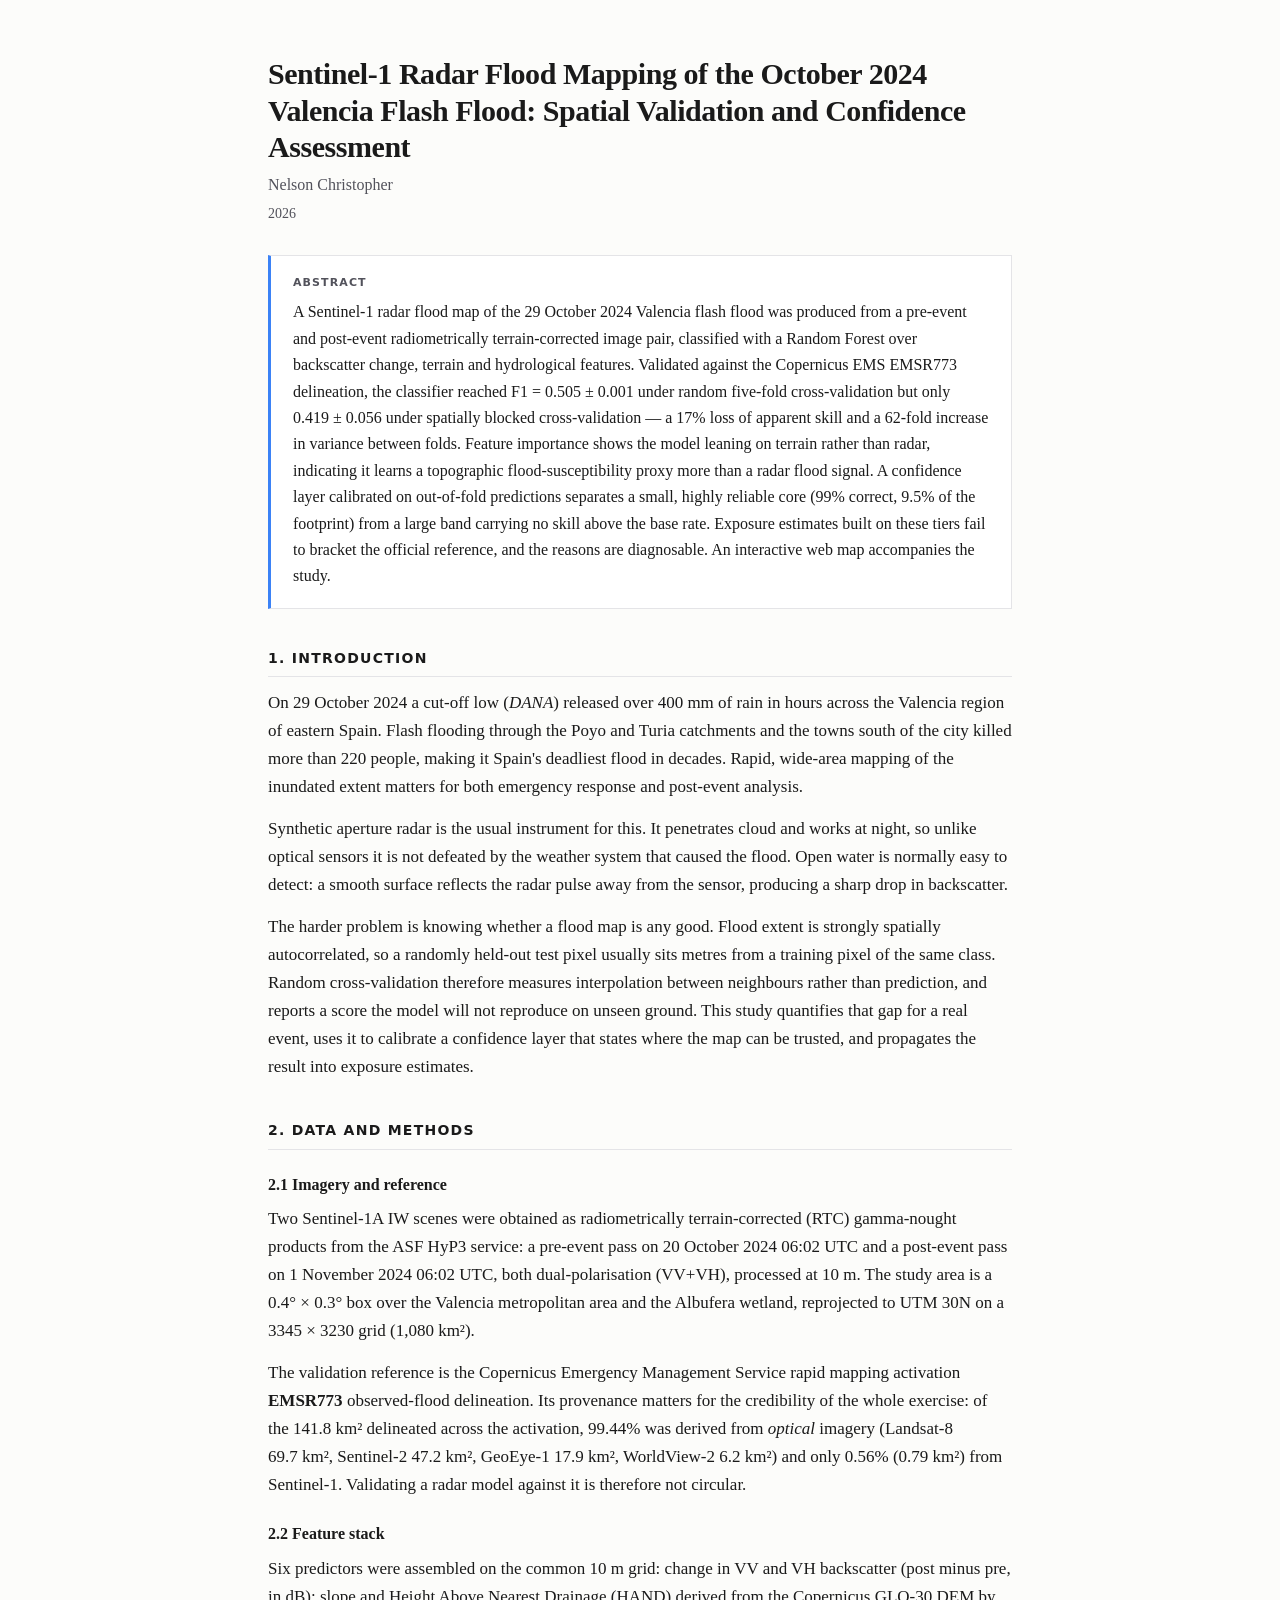
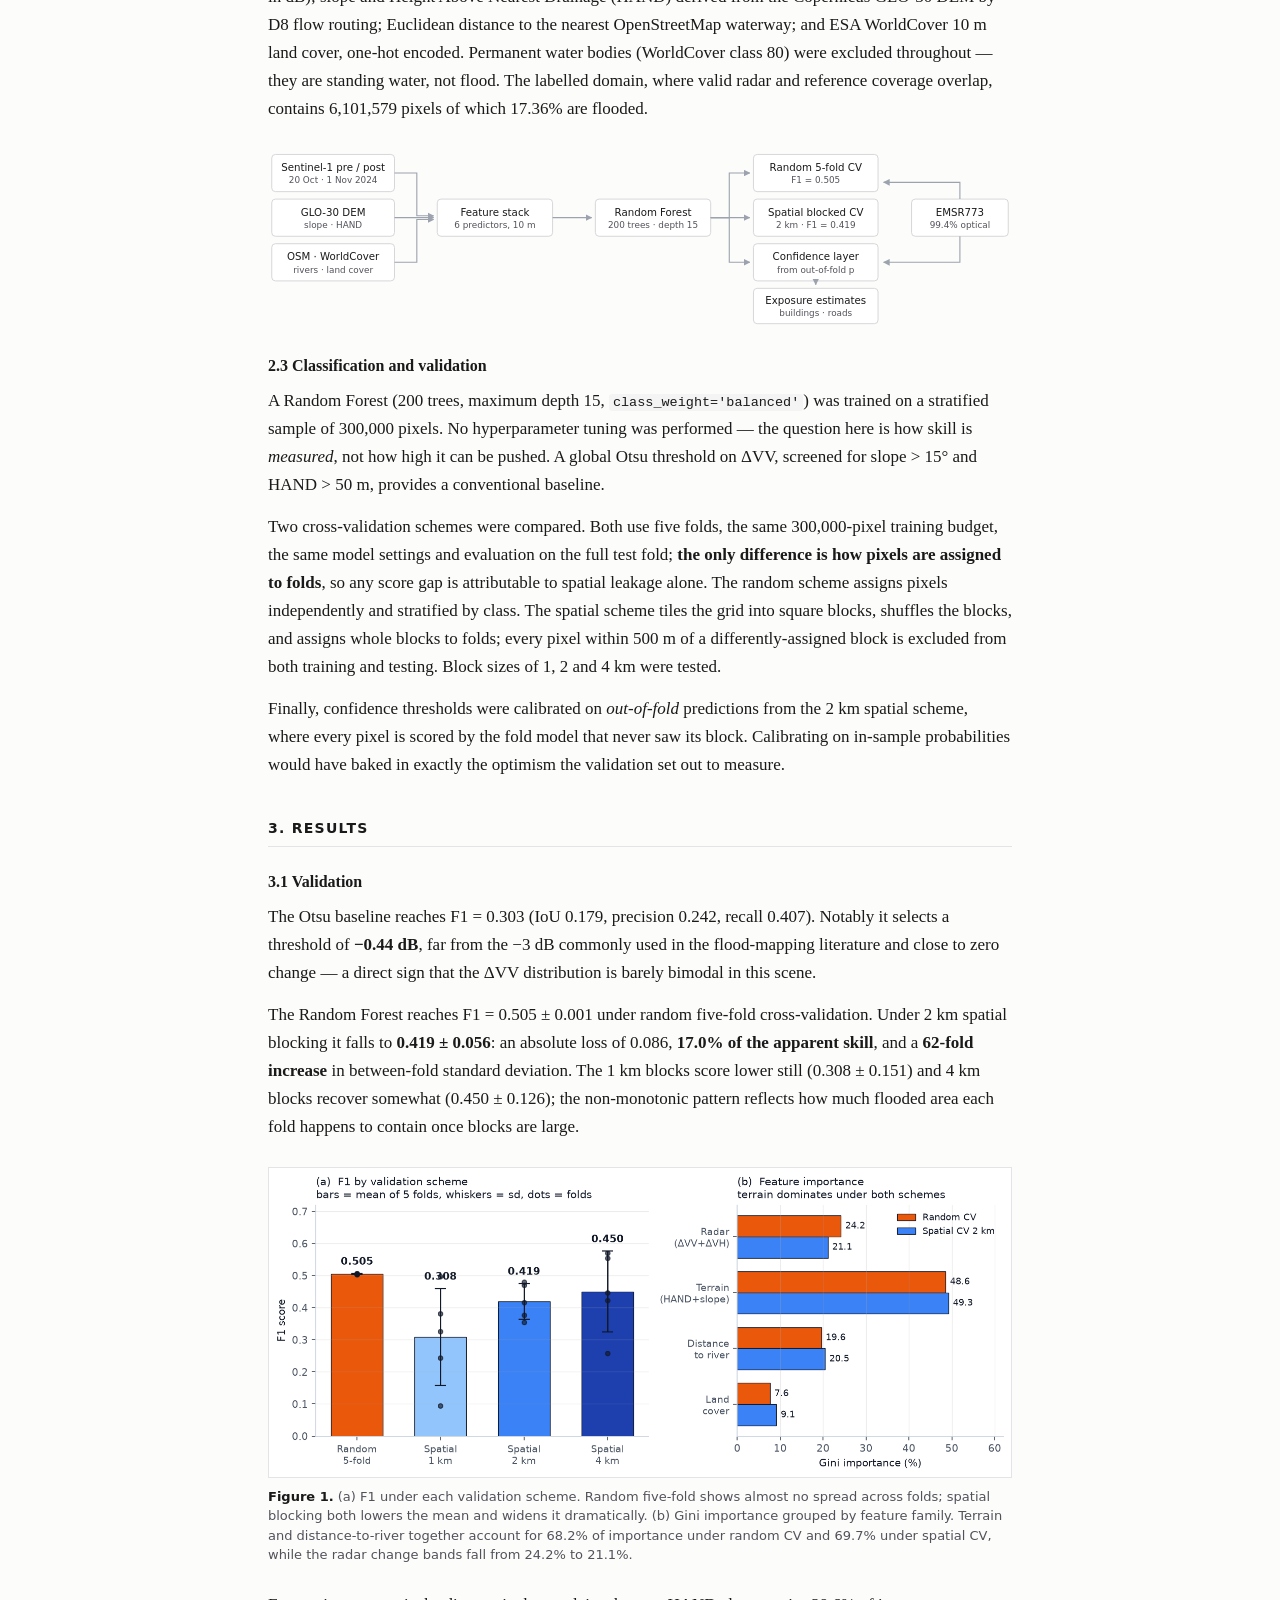
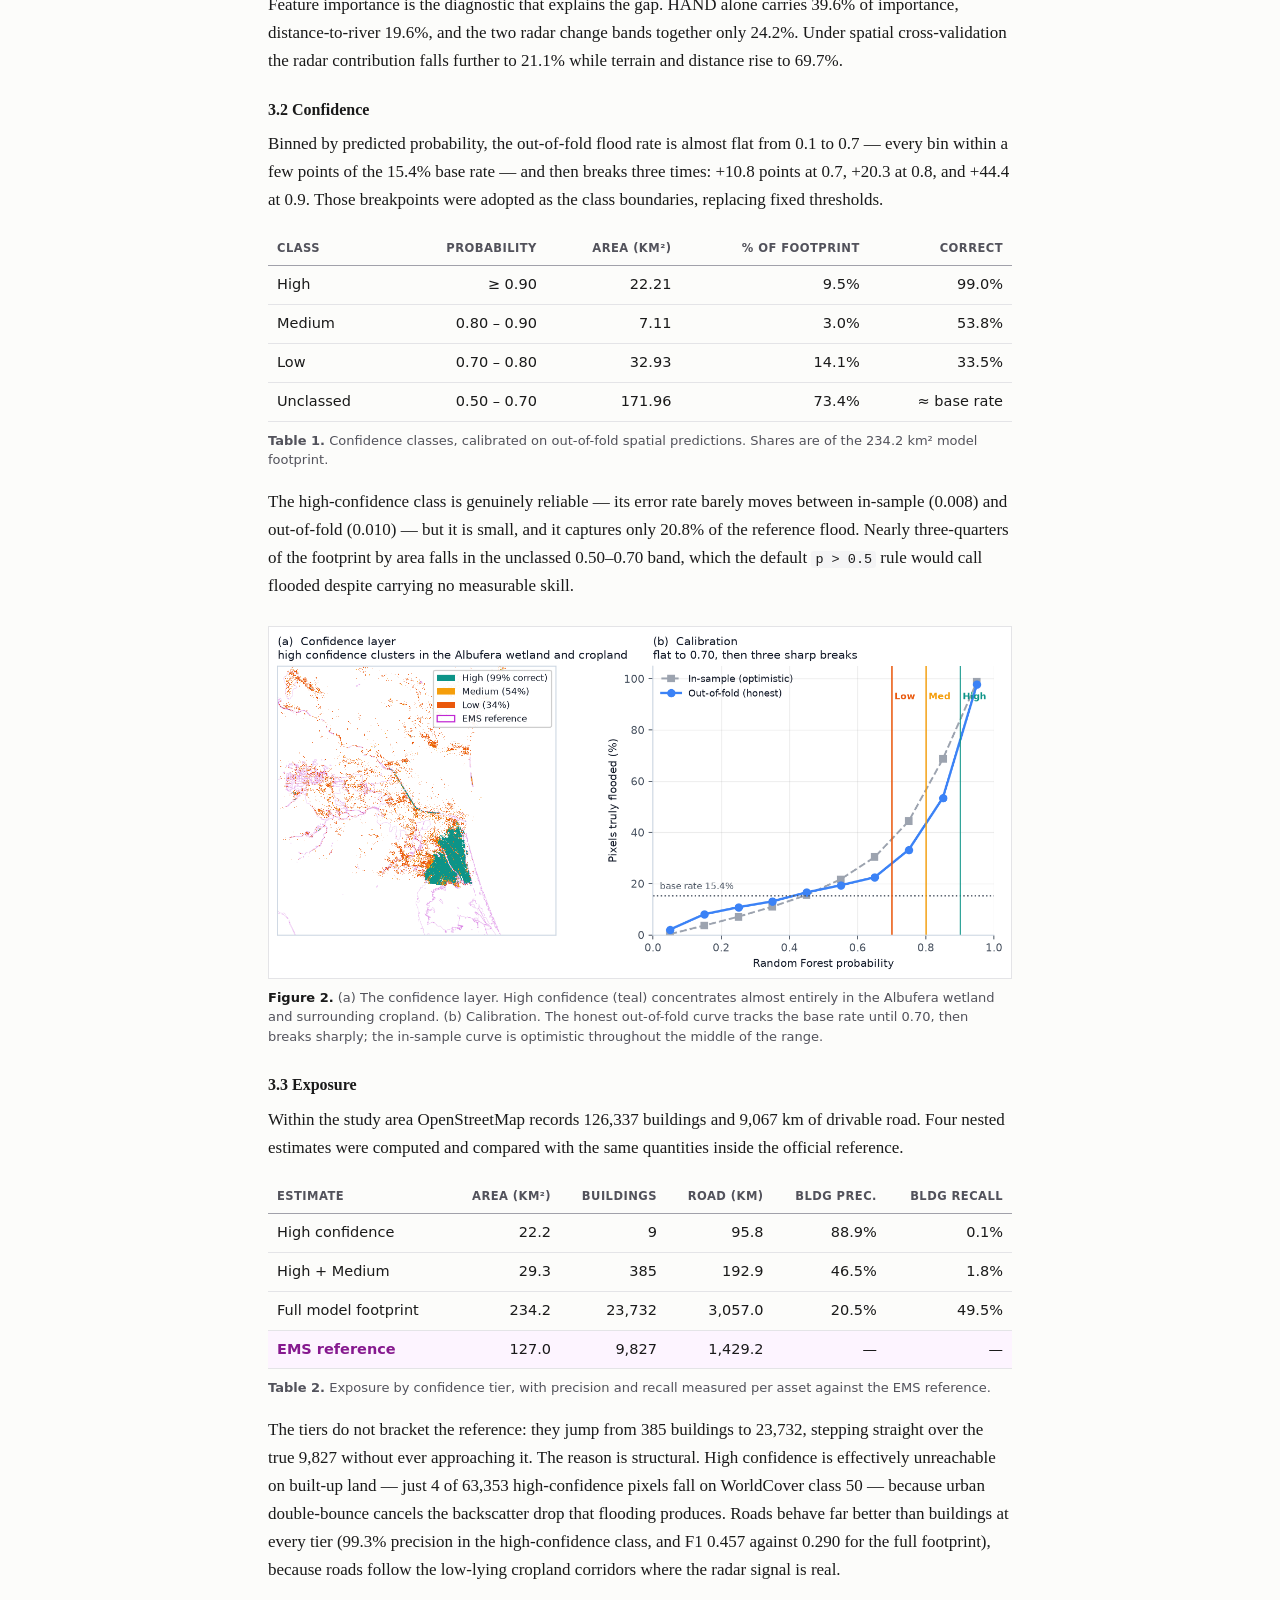
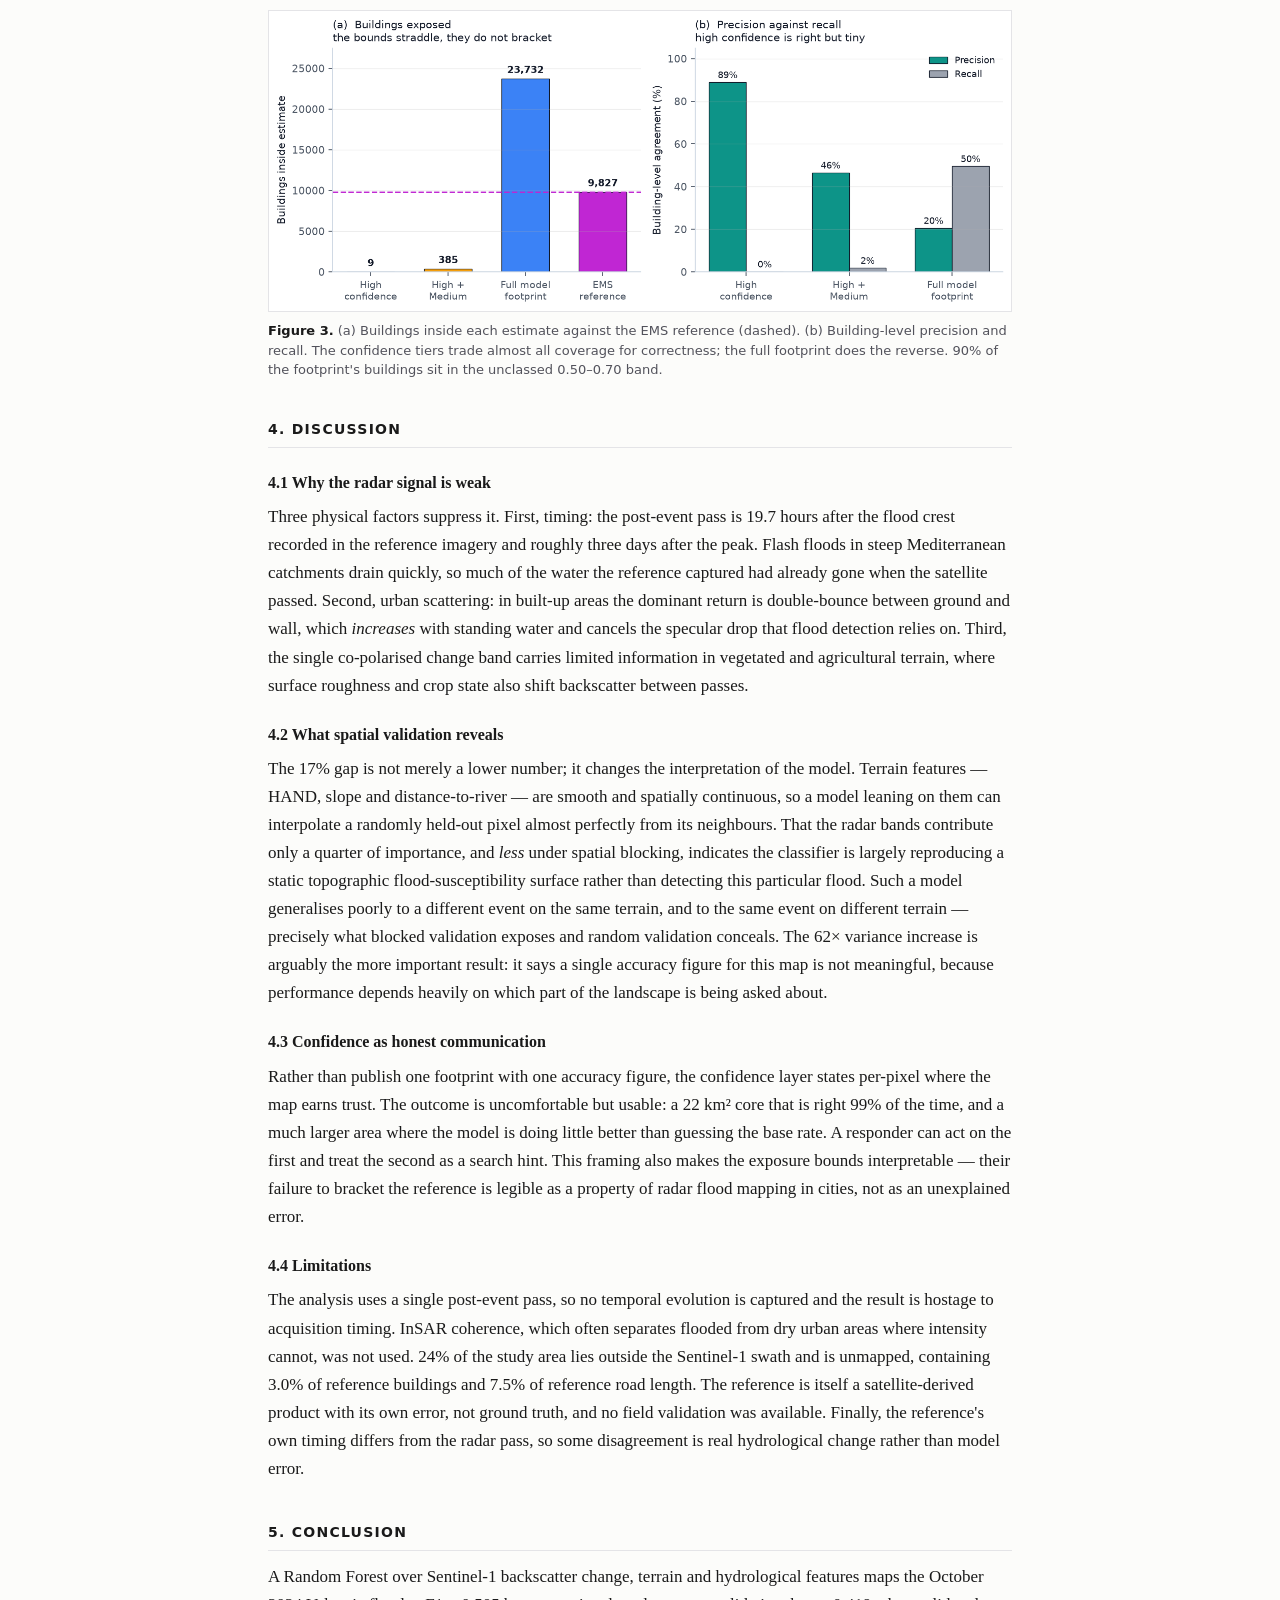
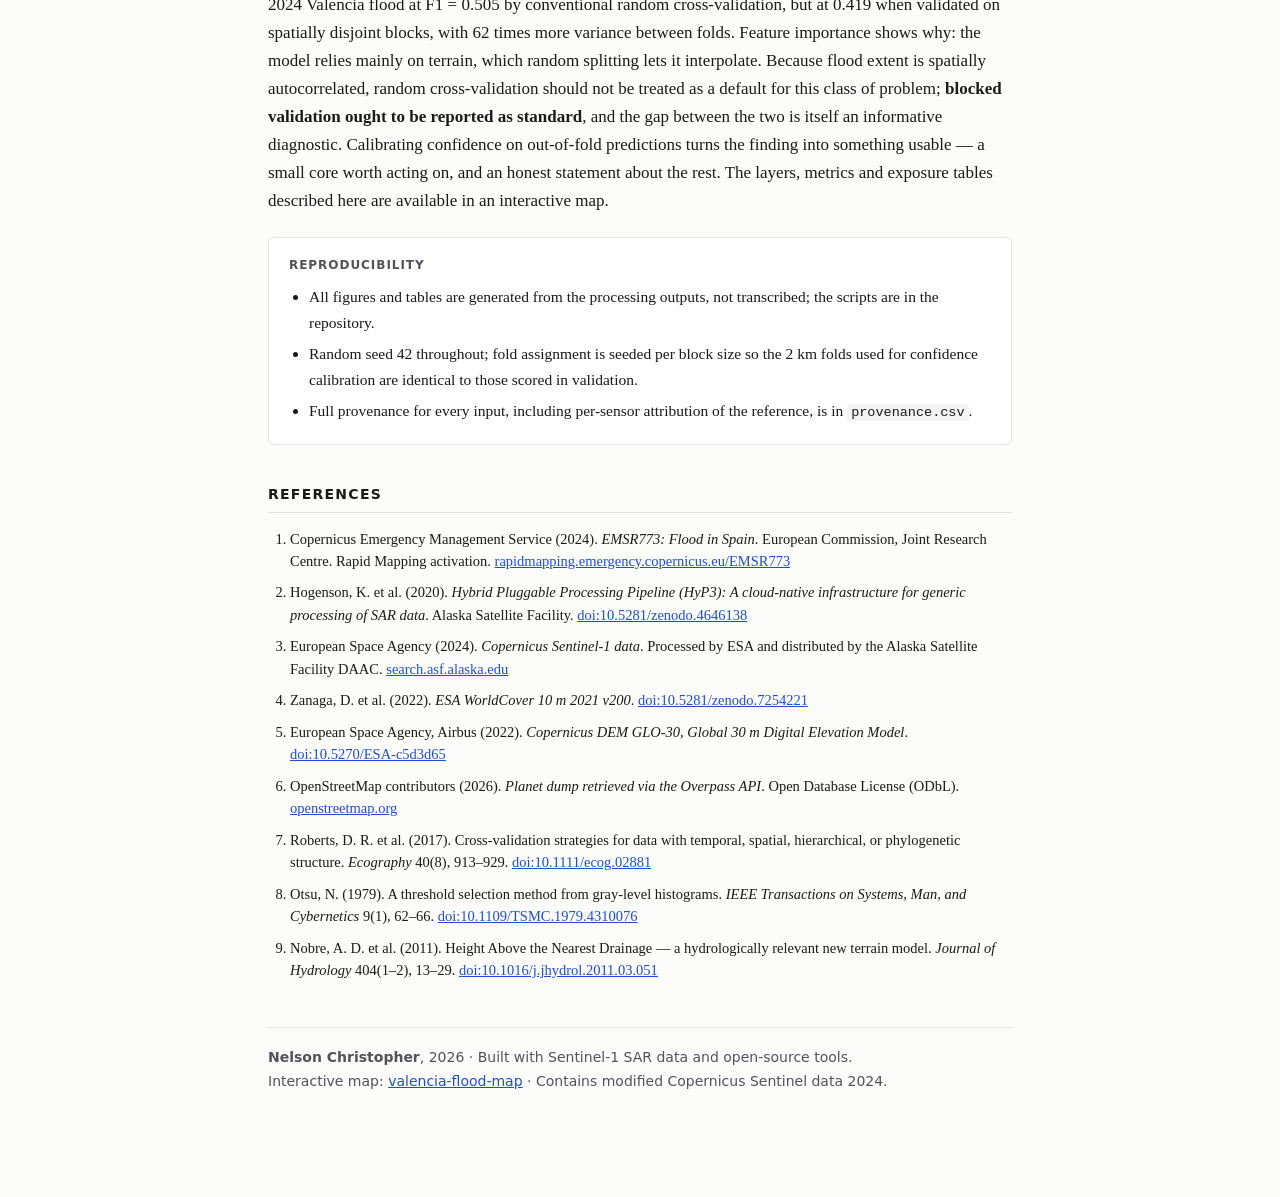
<file: report/index.html>
<!DOCTYPE html>
<html lang="en">
<head>
<meta charset="utf-8">
<meta name="viewport" content="width=device-width, initial-scale=1">
<title>Sentinel-1 Radar Flood Mapping of the October 2024 Valencia Flash Flood</title>
<meta name="description" content="Spatial validation and confidence assessment of a Sentinel-1 Random Forest flood map of the October 2024 Valencia flash flood.">
<meta name="author" content="Nelson Christopher">
<style>
:root{
  --flood:#3b82f6; --high:#0d9488; --med:#f59e0b; --low:#ea580c;
  --grey:#9ca3af; --ref:#c026d3;
  --ink:#1a1a1a; --ink2:#52525b; --rule:#e4e4e7; --bg:#fcfcfa;
}
*{box-sizing:border-box}
html{-webkit-text-size-adjust:100%}
body{
  margin:0; background:var(--bg); color:var(--ink);
  font:17px/1.65 Georgia,"Iowan Old Style","Times New Roman",serif;
}
.wrap{max-width:800px; margin:0 auto; padding:56px 28px 90px}

h1{font-size:30px; line-height:1.22; margin:0 0 6px; font-weight:700;
   letter-spacing:-.015em}
.byline{font-size:16px; color:var(--ink2); margin:0 0 4px}
.dateline{font-size:14px; color:var(--ink2); margin:0 0 30px}
h2{font-size:14px; letter-spacing:.09em; text-transform:uppercase;
   font-family:system-ui,-apple-system,"Segoe UI",sans-serif; font-weight:700;
   margin:38px 0 12px; padding-bottom:6px; border-bottom:1px solid var(--rule)}
h3{font-size:16px; margin:22px 0 7px; font-weight:700}
p{margin:0 0 14px}
a{color:#1d4ed8}
strong{font-weight:700}

.abstract{
  background:#fff; border:1px solid var(--rule); border-left:3px solid var(--flood);
  padding:18px 22px; margin:0 0 10px; font-size:16px;
}
.abstract p{margin:0}
.abstract .lbl{
  font-family:system-ui,sans-serif; font-size:11px; letter-spacing:.1em;
  text-transform:uppercase; color:var(--ink2); font-weight:700; display:block;
  margin-bottom:7px;
}

figure{margin:26px 0; padding:0}
figure img{width:100%; height:auto; display:block; border:1px solid var(--rule);
           background:#fff}
figcaption{
  font-family:system-ui,-apple-system,sans-serif; font-size:13px;
  color:var(--ink2); margin-top:9px; line-height:1.5;
}
figcaption b{color:var(--ink)}

table{border-collapse:collapse; width:100%; margin:18px 0; font-size:14.5px;
      font-family:system-ui,-apple-system,sans-serif}
caption{
  caption-side:bottom; text-align:left; font-size:13px; color:var(--ink2);
  margin-top:9px; line-height:1.5;
}
th,td{padding:7px 9px; text-align:right; border-bottom:1px solid var(--rule)}
th:first-child,td:first-child{text-align:left}
thead th{
  font-size:11.5px; text-transform:uppercase; letter-spacing:.04em;
  color:var(--ink2); border-bottom:1.5px solid #a1a1aa;
}
tbody tr.hl{background:#fdf4ff}
tbody tr.hl td:first-child{color:#86198f; font-weight:700}
td.n{font-variant-numeric:tabular-nums}

.keybox{
  background:#fff; border:1px solid var(--rule); border-radius:6px;
  padding:4px 20px 14px; margin:22px 0;
}
.keybox h3{font-family:system-ui,sans-serif; font-size:12px; letter-spacing:.08em;
           text-transform:uppercase; color:var(--ink2); margin:14px 0 8px}
.keybox ul{margin:0; padding-left:20px; font-size:15.5px}
.keybox li{margin-bottom:6px}

.flow{margin:24px 0}
.flow svg{width:100%; height:auto; display:block}

ol.refs{font-size:14.5px; padding-left:22px; line-height:1.55}
ol.refs li{margin-bottom:9px}
code{font:13.5px ui-monospace,Menlo,Consolas,monospace; background:#f4f4f5;
     padding:1px 4px; border-radius:3px}

footer{
  margin-top:46px; padding-top:18px; border-top:1px solid var(--rule);
  font-size:14px; color:var(--ink2);
  font-family:system-ui,-apple-system,sans-serif;
}

@media (max-width:620px){
  body{font-size:16px}
  .wrap{padding:34px 18px 60px}
  h1{font-size:24px}
  table{font-size:13px}
  th,td{padding:6px 5px}
}

@media print{
  :root{--bg:#fff}
  @page{margin:18mm 16mm}
  body{font-size:10.5pt; line-height:1.5; background:#fff}
  .wrap{max-width:none; padding:0}
  h1{font-size:19pt}
  h2{font-size:10pt; margin:18pt 0 7pt; page-break-after:avoid}
  h3{font-size:11pt; page-break-after:avoid}
  figure,table,.keybox,.abstract{page-break-inside:avoid}
  figure img{border:1px solid #ccc}
  a{color:#000; text-decoration:none}
  a[href^="http"]::after{content:" (" attr(href) ")"; font-size:8pt; color:#555;
                         word-break:break-all}
  .noprint{display:none}
  footer{page-break-inside:avoid}
}
</style>
</head>
<body>
<div class="wrap">

<h1>Sentinel-1 Radar Flood Mapping of the October 2024 Valencia Flash Flood:
    Spatial Validation and Confidence Assessment</h1>
<p class="byline">Nelson Christopher</p>
<p class="dateline">2026</p>

<div class="abstract">
  <span class="lbl">Abstract</span>
  <p>A Sentinel-1 radar flood map of the 29 October 2024 Valencia flash flood was
  produced from a pre-event and post-event radiometrically terrain-corrected image
  pair, classified with a Random Forest over backscatter change, terrain and
  hydrological features. Validated against the Copernicus EMS EMSR773 delineation,
  the classifier reached F1&nbsp;=&nbsp;0.505&nbsp;±&nbsp;0.001 under random
  five-fold cross-validation but only 0.419&nbsp;±&nbsp;0.056 under spatially
  blocked cross-validation — a 17% loss of apparent skill and a 62-fold increase in
  variance between folds. Feature importance shows the model leaning on terrain
  rather than radar, indicating it learns a topographic flood-susceptibility proxy
  more than a radar flood signal. A confidence layer calibrated on out-of-fold
  predictions separates a small, highly reliable core (99% correct, 9.5% of the
  footprint) from a large band carrying no skill above the base rate. Exposure
  estimates built on these tiers fail to bracket the official reference, and the
  reasons are diagnosable. An interactive web map accompanies the study.</p>
</div>

<h2>1. Introduction</h2>
<p>On 29 October 2024 a cut-off low (<i>DANA</i>) released over 400&nbsp;mm of rain
in hours across the Valencia region of eastern Spain. Flash flooding through the
Poyo and Turia catchments and the towns south of the city killed more than 220
people, making it Spain's deadliest flood in decades. Rapid, wide-area mapping of
the inundated extent matters for both emergency response and post-event analysis.</p>

<p>Synthetic aperture radar is the usual instrument for this. It penetrates cloud
and works at night, so unlike optical sensors it is not defeated by the weather
system that caused the flood. Open water is normally easy to detect: a smooth
surface reflects the radar pulse away from the sensor, producing a sharp drop in
backscatter.</p>

<p>The harder problem is knowing whether a flood map is any good. Flood extent is
strongly spatially autocorrelated, so a randomly held-out test pixel usually sits
metres from a training pixel of the same class. Random cross-validation therefore
measures interpolation between neighbours rather than prediction, and reports a
score the model will not reproduce on unseen ground. This study quantifies that
gap for a real event, uses it to calibrate a confidence layer that states where the
map can be trusted, and propagates the result into exposure estimates.</p>

<h2>2. Data and Methods</h2>

<h3>2.1 Imagery and reference</h3>
<p>Two Sentinel-1A IW scenes were obtained as radiometrically terrain-corrected
(RTC) gamma-nought products from the ASF HyP3 service: a pre-event pass on
20&nbsp;October 2024 06:02&nbsp;UTC and a post-event pass on 1&nbsp;November 2024
06:02&nbsp;UTC, both dual-polarisation (VV+VH), processed at 10&nbsp;m. The study
area is a 0.4°&nbsp;×&nbsp;0.3° box over the Valencia metropolitan area and the
Albufera wetland, reprojected to UTM&nbsp;30N on a 3345&nbsp;×&nbsp;3230 grid
(1,080&nbsp;km²).</p>

<p>The validation reference is the Copernicus Emergency Management Service rapid
mapping activation <b>EMSR773</b> observed-flood delineation. Its provenance matters
for the credibility of the whole exercise: of the 141.8&nbsp;km² delineated across
the activation, 99.44% was derived from <i>optical</i> imagery (Landsat-8
69.7&nbsp;km², Sentinel-2 47.2&nbsp;km², GeoEye-1 17.9&nbsp;km², WorldView-2
6.2&nbsp;km²) and only 0.56% (0.79&nbsp;km²) from Sentinel-1. Validating a radar
model against it is therefore not circular.</p>

<h3>2.2 Feature stack</h3>
<p>Six predictors were assembled on the common 10&nbsp;m grid: change in VV and VH
backscatter (post minus pre, in dB); slope and Height Above Nearest Drainage (HAND)
derived from the Copernicus GLO-30 DEM by D8 flow routing; Euclidean distance to the
nearest OpenStreetMap waterway; and ESA WorldCover 10&nbsp;m land cover, one-hot
encoded. Permanent water bodies (WorldCover class 80) were excluded throughout —
they are standing water, not flood. The labelled domain, where valid radar and
reference coverage overlap, contains 6,101,579 pixels of which 17.36% are flooded.</p>

<div class="flow">
<svg viewBox="0 0 800 196" xmlns="http://www.w3.org/2000/svg" role="img"
     aria-label="Processing chain: Sentinel-1 pre and post images, DEM, OSM and land
     cover feed a feature stack; a Random Forest produces a probability surface,
     which is validated by random and spatial cross-validation and calibrated into
     a confidence layer and exposure estimates.">
  <defs>
    <marker id="a" viewBox="0 0 10 10" refX="9" refY="5" markerWidth="6"
            markerHeight="6" orient="auto-start-reverse">
      <path d="M0 0 L10 5 L0 10 z" fill="#9ca3af"/>
    </marker>
    <style>
      .bx{fill:#fff;stroke:#d4d4d8;stroke-width:1}
      .t{font:11px system-ui,sans-serif;fill:#1a1a1a;text-anchor:middle}
      .ts{font:9.5px system-ui,sans-serif;fill:#52525b;text-anchor:middle}
      .ln{stroke:#9ca3af;stroke-width:1.2;fill:none;marker-end:url(#a)}
    </style>
  </defs>

  <rect class="bx" x="4"   y="8"   width="132" height="40" rx="4" stroke="#3b82f6"/>
  <text class="t"  x="70"  y="26">Sentinel-1 pre / post</text>
  <text class="ts" x="70"  y="39">20 Oct · 1 Nov 2024</text>

  <rect class="bx" x="4"   y="56"  width="132" height="40" rx="4"/>
  <text class="t"  x="70"  y="74">GLO-30 DEM</text>
  <text class="ts" x="70"  y="87">slope · HAND</text>

  <rect class="bx" x="4"   y="104" width="132" height="40" rx="4"/>
  <text class="t"  x="70"  y="122">OSM · WorldCover</text>
  <text class="ts" x="70"  y="135">rivers · land cover</text>

  <rect class="bx" x="182" y="56"  width="124" height="40" rx="4"/>
  <text class="t"  x="244" y="74">Feature stack</text>
  <text class="ts" x="244" y="87">6 predictors, 10 m</text>

  <rect class="bx" x="352" y="56"  width="124" height="40" rx="4" stroke="#3b82f6"/>
  <text class="t"  x="414" y="74">Random Forest</text>
  <text class="ts" x="414" y="87">200 trees · depth 15</text>

  <rect class="bx" x="522" y="8"   width="134" height="40" rx="4"/>
  <text class="t"  x="589" y="26">Random 5-fold CV</text>
  <text class="ts" x="589" y="39">F1 = 0.505</text>

  <rect class="bx" x="522" y="56"  width="134" height="40" rx="4" stroke="#ea580c"/>
  <text class="t"  x="589" y="74">Spatial blocked CV</text>
  <text class="ts" x="589" y="87">2 km · F1 = 0.419</text>

  <rect class="bx" x="522" y="104" width="134" height="40" rx="4" stroke="#0d9488"/>
  <text class="t"  x="589" y="122">Confidence layer</text>
  <text class="ts" x="589" y="135">from out-of-fold p</text>

  <rect class="bx" x="522" y="152" width="134" height="38" rx="4"/>
  <text class="t"  x="589" y="169">Exposure estimates</text>
  <text class="ts" x="589" y="182">buildings · roads</text>

  <rect class="bx" x="692" y="56"  width="104" height="40" rx="4"/>
  <text class="t"  x="744" y="74">EMSR773</text>
  <text class="ts" x="744" y="87">99.4% optical</text>

  <path class="ln" d="M136 28 H160 V74 H178"/>
  <path class="ln" d="M136 76 H178"/>
  <path class="ln" d="M136 124 H160 V78 H178"/>
  <path class="ln" d="M306 76 H348"/>
  <path class="ln" d="M476 76 H496 V28 H518"/>
  <path class="ln" d="M476 76 H518"/>
  <path class="ln" d="M476 76 H496 V124 H518"/>
  <path class="ln" d="M589 144 V148"/>
  <path class="ln" d="M744 56 V38 H662"/>
  <path class="ln" d="M744 96 V124 H662"/>
</svg>
</div>

<h3>2.3 Classification and validation</h3>
<p>A Random Forest (200 trees, maximum depth 15,
<code>class_weight='balanced'</code>) was trained on a stratified sample of 300,000
pixels. No hyperparameter tuning was performed — the question here is how skill is
<i>measured</i>, not how high it can be pushed. A global Otsu threshold on ΔVV,
screened for slope&nbsp;&gt;&nbsp;15° and HAND&nbsp;&gt;&nbsp;50&nbsp;m, provides a
conventional baseline.</p>

<p>Two cross-validation schemes were compared. Both use five folds, the same
300,000-pixel training budget, the same model settings and evaluation on the full
test fold; <b>the only difference is how pixels are assigned to folds</b>, so any
score gap is attributable to spatial leakage alone. The random scheme assigns
pixels independently and stratified by class. The spatial scheme tiles the grid
into square blocks, shuffles the blocks, and assigns whole blocks to folds; every
pixel within 500&nbsp;m of a differently-assigned block is excluded from both
training and testing. Block sizes of 1, 2 and 4&nbsp;km were tested.</p>

<p>Finally, confidence thresholds were calibrated on <i>out-of-fold</i> predictions
from the 2&nbsp;km spatial scheme, where every pixel is scored by the fold model
that never saw its block. Calibrating on in-sample probabilities would have baked
in exactly the optimism the validation set out to measure.</p>

<h2>3. Results</h2>

<h3>3.1 Validation</h3>
<p>The Otsu baseline reaches F1&nbsp;=&nbsp;0.303 (IoU 0.179, precision 0.242,
recall 0.407). Notably it selects a threshold of <b>−0.44&nbsp;dB</b>, far from the
−3&nbsp;dB commonly used in the flood-mapping literature and close to zero change —
a direct sign that the ΔVV distribution is barely bimodal in this scene.</p>

<p>The Random Forest reaches F1&nbsp;=&nbsp;0.505&nbsp;±&nbsp;0.001 under random
five-fold cross-validation. Under 2&nbsp;km spatial blocking it falls to
<b>0.419&nbsp;±&nbsp;0.056</b>: an absolute loss of 0.086, <b>17.0% of the apparent
skill</b>, and a <b>62-fold increase</b> in between-fold standard deviation. The 1 km
blocks score lower still (0.308&nbsp;±&nbsp;0.151) and 4 km blocks recover somewhat
(0.450&nbsp;±&nbsp;0.126); the non-monotonic pattern reflects how much flooded area
each fold happens to contain once blocks are large.</p>

<figure>
  <img src="figures/fig1_validation.png"
       alt="Bar chart of F1 by validation scheme and a feature-importance comparison">
  <figcaption><b>Figure 1.</b> (a) F1 under each validation scheme. Random
  five-fold shows almost no spread across folds; spatial blocking both lowers the
  mean and widens it dramatically. (b) Gini importance grouped by feature family.
  Terrain and distance-to-river together account for 68.2% of importance under
  random CV and 69.7% under spatial CV, while the radar change bands fall from
  24.2% to 21.1%.</figcaption>
</figure>

<p>Feature importance is the diagnostic that explains the gap. HAND alone carries
39.6% of importance, distance-to-river 19.6%, and the two radar change bands
together only 24.2%. Under spatial cross-validation the radar contribution falls
further to 21.1% while terrain and distance rise to 69.7%.</p>

<h3>3.2 Confidence</h3>
<p>Binned by predicted probability, the out-of-fold flood rate is almost flat from
0.1 to 0.7 — every bin within a few points of the 15.4% base rate — and then breaks
three times: +10.8 points at 0.7, +20.3 at 0.8, and +44.4 at 0.9. Those breakpoints
were adopted as the class boundaries, replacing fixed thresholds.</p>

<table>
  <caption><b>Table 1.</b> Confidence classes, calibrated on out-of-fold spatial
  predictions. Shares are of the 234.2 km² model footprint.</caption>
  <thead><tr><th>Class</th><th>Probability</th><th>Area (km²)</th>
    <th>% of footprint</th><th>Correct</th></tr></thead>
  <tbody>
    <tr><td>High</td><td class="n">≥ 0.90</td><td class="n">22.21</td>
        <td class="n">9.5%</td><td class="n">99.0%</td></tr>
    <tr><td>Medium</td><td class="n">0.80 – 0.90</td><td class="n">7.11</td>
        <td class="n">3.0%</td><td class="n">53.8%</td></tr>
    <tr><td>Low</td><td class="n">0.70 – 0.80</td><td class="n">32.93</td>
        <td class="n">14.1%</td><td class="n">33.5%</td></tr>
    <tr><td>Unclassed</td><td class="n">0.50 – 0.70</td><td class="n">171.96</td>
        <td class="n">73.4%</td><td class="n">≈ base rate</td></tr>
  </tbody>
</table>

<p>The high-confidence class is genuinely reliable — its error rate barely moves
between in-sample (0.008) and out-of-fold (0.010) — but it is small, and it captures
only 20.8% of the reference flood. Nearly three-quarters of the footprint by area
falls in the unclassed 0.50–0.70 band, which the default <code>p&nbsp;&gt;&nbsp;0.5</code>
rule would call flooded despite carrying no measurable skill.</p>

<figure>
  <img src="figures/fig2_confidence.png"
       alt="Confidence map of the study area and a probability calibration curve">
  <figcaption><b>Figure 2.</b> (a) The confidence layer. High confidence (teal)
  concentrates almost entirely in the Albufera wetland and surrounding cropland.
  (b) Calibration. The honest out-of-fold curve tracks the base rate until 0.70,
  then breaks sharply; the in-sample curve is optimistic throughout the middle of
  the range.</figcaption>
</figure>

<h3>3.3 Exposure</h3>
<p>Within the study area OpenStreetMap records 126,337 buildings and 9,067&nbsp;km
of drivable road. Four nested estimates were computed and compared with the same
quantities inside the official reference.</p>

<table>
  <caption><b>Table 2.</b> Exposure by confidence tier, with precision and recall
  measured per asset against the EMS reference.</caption>
  <thead><tr><th>Estimate</th><th>Area (km²)</th><th>Buildings</th>
    <th>Road (km)</th><th>Bldg prec.</th><th>Bldg recall</th></tr></thead>
  <tbody>
    <tr><td>High confidence</td><td class="n">22.2</td><td class="n">9</td>
        <td class="n">95.8</td><td class="n">88.9%</td><td class="n">0.1%</td></tr>
    <tr><td>High + Medium</td><td class="n">29.3</td><td class="n">385</td>
        <td class="n">192.9</td><td class="n">46.5%</td><td class="n">1.8%</td></tr>
    <tr><td>Full model footprint</td><td class="n">234.2</td><td class="n">23,732</td>
        <td class="n">3,057.0</td><td class="n">20.5%</td><td class="n">49.5%</td></tr>
    <tr class="hl"><td>EMS reference</td><td class="n">127.0</td><td class="n">9,827</td>
        <td class="n">1,429.2</td><td class="n">—</td><td class="n">—</td></tr>
  </tbody>
</table>

<p>The tiers do not bracket the reference: they jump from 385 buildings to 23,732,
stepping straight over the true 9,827 without ever approaching it. The reason is
structural. High confidence is effectively unreachable on built-up land — just 4 of
63,353 high-confidence pixels fall on WorldCover class 50 — because urban
double-bounce cancels the backscatter drop that flooding produces. Roads behave far
better than buildings at every tier (99.3% precision in the high-confidence class,
and F1 0.457 against 0.290 for the full footprint), because roads follow the
low-lying cropland corridors where the radar signal is real.</p>

<figure>
  <img src="figures/fig3_exposure.png"
       alt="Bar charts of buildings exposed per estimate and precision against recall">
  <figcaption><b>Figure 3.</b> (a) Buildings inside each estimate against the EMS
  reference (dashed). (b) Building-level precision and recall. The confidence tiers
  trade almost all coverage for correctness; the full footprint does the reverse.
  90% of the footprint's buildings sit in the unclassed 0.50–0.70 band.</figcaption>
</figure>

<h2>4. Discussion</h2>

<h3>4.1 Why the radar signal is weak</h3>
<p>Three physical factors suppress it. First, timing: the post-event pass is
19.7&nbsp;hours after the flood crest recorded in the reference imagery and roughly
three days after the peak. Flash floods in steep Mediterranean catchments drain
quickly, so much of the water the reference captured had already gone when the
satellite passed. Second, urban scattering: in built-up areas the dominant return is
double-bounce between ground and wall, which <i>increases</i> with standing water
and cancels the specular drop that flood detection relies on. Third, the single
co-polarised change band carries limited information in vegetated and agricultural
terrain, where surface roughness and crop state also shift backscatter between
passes.</p>

<h3>4.2 What spatial validation reveals</h3>
<p>The 17% gap is not merely a lower number; it changes the interpretation of the
model. Terrain features — HAND, slope and distance-to-river — are smooth and
spatially continuous, so a model leaning on them can interpolate a randomly held-out
pixel almost perfectly from its neighbours. That the radar bands contribute only a
quarter of importance, and <i>less</i> under spatial blocking, indicates the
classifier is largely reproducing a static topographic flood-susceptibility surface
rather than detecting this particular flood. Such a model generalises poorly to a
different event on the same terrain, and to the same event on different terrain —
precisely what blocked validation exposes and random validation conceals. The 62×
variance increase is arguably the more important result: it says a single accuracy
figure for this map is not meaningful, because performance depends heavily on which
part of the landscape is being asked about.</p>

<h3>4.3 Confidence as honest communication</h3>
<p>Rather than publish one footprint with one accuracy figure, the confidence layer
states per-pixel where the map earns trust. The outcome is uncomfortable but usable:
a 22&nbsp;km² core that is right 99% of the time, and a much larger area where the
model is doing little better than guessing the base rate. A responder can act on the
first and treat the second as a search hint. This framing also makes the exposure
bounds interpretable — their failure to bracket the reference is legible as a
property of radar flood mapping in cities, not as an unexplained error.</p>

<h3>4.4 Limitations</h3>
<p>The analysis uses a single post-event pass, so no temporal evolution is captured
and the result is hostage to acquisition timing. InSAR coherence, which often
separates flooded from dry urban areas where intensity cannot, was not used. 24% of
the study area lies outside the Sentinel-1 swath and is unmapped, containing 3.0% of
reference buildings and 7.5% of reference road length. The reference is itself a
satellite-derived product with its own error, not ground truth, and no field
validation was available. Finally, the reference's own timing differs from the radar
pass, so some disagreement is real hydrological change rather than model error.</p>

<h2>5. Conclusion</h2>
<p>A Random Forest over Sentinel-1 backscatter change, terrain and hydrological
features maps the October 2024 Valencia flood at F1&nbsp;=&nbsp;0.505 by
conventional random cross-validation, but at 0.419 when validated on spatially
disjoint blocks, with 62 times more variance between folds. Feature importance shows
why: the model relies mainly on terrain, which random splitting lets it interpolate.
Because flood extent is spatially autocorrelated, random cross-validation should not
be treated as a default for this class of problem; <b>blocked validation ought to be
reported as standard</b>, and the gap between the two is itself an informative
diagnostic. Calibrating confidence on out-of-fold predictions turns the finding into
something usable — a small core worth acting on, and an honest statement about the
rest. The layers, metrics and exposure tables described here are available in an
interactive map.</p>

<div class="keybox">
<h3>Reproducibility</h3>
<ul>
  <li>All figures and tables are generated from the processing outputs, not
      transcribed; the scripts are in the repository.</li>
  <li>Random seed 42 throughout; fold assignment is seeded per block size so the
      2&nbsp;km folds used for confidence calibration are identical to those scored
      in validation.</li>
  <li>Full provenance for every input, including per-sensor attribution of the
      reference, is in <code>provenance.csv</code>.</li>
</ul>
</div>

<h2>References</h2>
<ol class="refs">
  <li>Copernicus Emergency Management Service (2024). <i>EMSR773: Flood in Spain</i>.
      European Commission, Joint Research Centre. Rapid Mapping activation.
      <a href="https://rapidmapping.emergency.copernicus.eu/EMSR773/">rapidmapping.emergency.copernicus.eu/EMSR773</a></li>
  <li>Hogenson, K. et al. (2020). <i>Hybrid Pluggable Processing Pipeline (HyP3): A
      cloud-native infrastructure for generic processing of SAR data</i>. Alaska
      Satellite Facility. <a href="https://doi.org/10.5281/zenodo.4646138">doi:10.5281/zenodo.4646138</a></li>
  <li>European Space Agency (2024). <i>Copernicus Sentinel-1 data</i>. Processed by
      ESA and distributed by the Alaska Satellite Facility DAAC.
      <a href="https://search.asf.alaska.edu/">search.asf.alaska.edu</a></li>
  <li>Zanaga, D. et al. (2022). <i>ESA WorldCover 10 m 2021 v200</i>.
      <a href="https://doi.org/10.5281/zenodo.7254221">doi:10.5281/zenodo.7254221</a></li>
  <li>European Space Agency, Airbus (2022). <i>Copernicus DEM GLO-30, Global 30 m
      Digital Elevation Model</i>.
      <a href="https://doi.org/10.5270/ESA-c5d3d65">doi:10.5270/ESA-c5d3d65</a></li>
  <li>OpenStreetMap contributors (2026). <i>Planet dump retrieved via the Overpass
      API</i>. Open Database License (ODbL).
      <a href="https://www.openstreetmap.org/">openstreetmap.org</a></li>
  <li>Roberts, D. R. et al. (2017). Cross-validation strategies for data with
      temporal, spatial, hierarchical, or phylogenetic structure. <i>Ecography</i>
      40(8), 913–929. <a href="https://doi.org/10.1111/ecog.02881">doi:10.1111/ecog.02881</a></li>
  <li>Otsu, N. (1979). A threshold selection method from gray-level histograms.
      <i>IEEE Transactions on Systems, Man, and Cybernetics</i> 9(1), 62–66.
      <a href="https://doi.org/10.1109/TSMC.1979.4310076">doi:10.1109/TSMC.1979.4310076</a></li>
  <li>Nobre, A. D. et al. (2011). Height Above the Nearest Drainage — a
      hydrologically relevant new terrain model. <i>Journal of Hydrology</i>
      404(1–2), 13–29. <a href="https://doi.org/10.1016/j.jhydrol.2011.03.051">doi:10.1016/j.jhydrol.2011.03.051</a></li>
</ol>

<footer>
  <p><b>Nelson Christopher</b>, 2026 · Built with Sentinel-1 SAR data and
  open-source tools.<br>
  Interactive map: <a href="../">valencia-flood-map</a> ·
  Contains modified Copernicus Sentinel data 2024.</p>
</footer>

</div>
</body>
</html>
</file>
